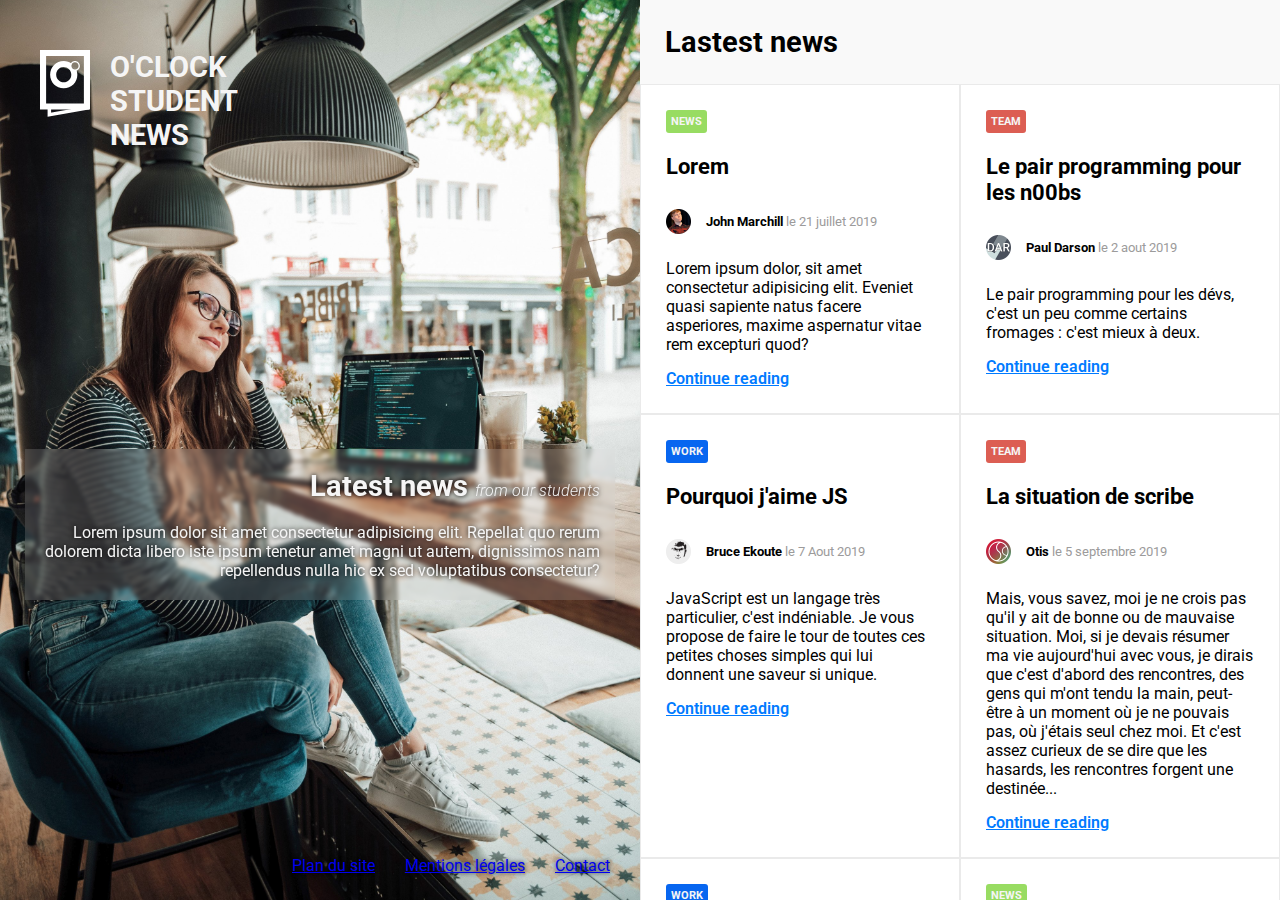
<file: index.html>
<!DOCTYPE html>
<html lang="fr">
  <head>
    <meta charset="UTF-8" />
    <meta http-equiv="X-UA-Compatible" content="IE=edge" />
    <meta name="viewport" content="width=device-width, initial-scale=1.0" />
    <link rel="stylesheet" href="style.css" />
    <title>oNews</title>
  </head>

  <body>
    <section id="nicole" class="section1">
      <div class="logo">
        <img src="images/onews.svg" alt="logo" />
        <h1 class="titre_page1">
          <span>O'clock</span>
          <span>student</span>
          <span>news</span>
        </h1>
      </div>
      <article class="news">
        <h2>Latest news <span>from our students</span></h2>
        <p class="artnew">
          Lorem ipsum dolor sit amet consectetur adipisicing elit. Repellat quo
          rerum dolorem dicta libero iste ipsum tenetur amet magni ut autem,
          dignissimos nam repellendus nulla hic ex sed voluptatibus consectetur?
        </p>
      </article>
      <footer>
        <nav>
          <ul>
            <li><a href="#">Plan du site</a></li>
            <li><a href="#">Mentions légales</a></li>
            <li><a href="contact.html">Contact</a></li>
          </ul>
        </nav>
      </footer>
    </section>

    <section id="section2" class="section2">
      <header>
        <h1>Lastest news</h1>
      </header>

      <div class="page2">
        <article class="article">
          <div id="news">News</div>
          <h2>Lorem</h2>
          <div class="pseudo">
            <img src="images/icon-john.png" alt="John" />
            <p>John Marchill <span>le 21 juillet 2019</span></p>
          </div>
          <p>
            Lorem ipsum dolor, sit amet consectetur adipisicing elit. Eveniet
            quasi sapiente natus facere asperiores, maxime aspernatur vitae rem
            excepturi quod?
          </p>
          <a href="#"> Continue reading</a>
        </article>

        <article class="article">
          <div id="team">team</div>
          <h2>Le pair programming pour les n00bs</h2>
          <div class="pseudo">
            <img src="images/icon-dar.png" alt="paul" />
            <p>Paul Darson <span>le 2 aout 2019</span></p>
          </div>
          <p>
            Le pair programming pour les dévs, c'est un peu comme certains
            fromages : c'est mieux à deux.
          </p>
          <a href="#"> Continue reading</a>
        </article>

        <article class="article">
          <div id="work">work</div>
          <h2>Pourquoi j'aime JS</h2>
          <div class="pseudo">
            <img src="images/icon-ohz.png" alt="bruce" />
            <p>Bruce Ekoute <span>le 7 Aout 2019</span></p>
          </div>
          <p>
            JavaScript est un langage très particulier, c'est indéniable. Je
            vous propose de faire le tour de toutes ces petites choses simples
            qui lui donnent une saveur si unique.
          </p>
          <a href="#"> Continue reading</a>
        </article>

        <article class="article">
          <div id="team">team</div>
          <h2>La situation de scribe</h2>
          <div class="pseudo">
            <img src="images/icon-spr.png" alt="otis" />
            <p>Otis <span>le 5 septembre 2019</span></p>
          </div>
          <p>
            Mais, vous savez, moi je ne crois pas qu'il y ait de bonne ou de
            mauvaise situation. Moi, si je devais résumer ma vie aujourd'hui
            avec vous, je dirais que c'est d'abord des rencontres, des gens qui
            m'ont tendu la main, peut-être à un moment où je ne pouvais pas, où
            j'étais seul chez moi. Et c'est assez curieux de se dire que les
            hasards, les rencontres forgent une destinée...
          </p>
          <a href="#"> Continue reading</a>
        </article>

        <article class="article">
          <div id="work">work</div>
          <h2>Le travail : pourquoi ce n'est jamais naturel ?</h2>
          <div class="pseudo">
            <img src="images/icon-tre.png" alt="eperon" />
            <p>Trouveur d'Eperon de Wyverne <span>le 6 septembre 2019</span></p>
          </div>
          <p>
            Le terme "travail" vient du latin "trepalium" qui signifie
            "torture". Voilà, je vous laisse avec ça.
          </p>
          <a href="#"> Continue reading</a>
        </article>

        <article class="article">
          <div id="news">news</div>
          <h2>Les chats augmentent la longévité</h2>
          <div class="pseudo">
            <img src="images/icon-tr.png" alt="eperon" />
            <p>Rincevent <span>le 27 Septembre 2019</span></p>
          </div>
          <p>
            Jusqu'à un certain nombre. Au delà de 28 chats, les scientifiques
            semblent quelque peu sceptiques. Surtout sur l'aspect budgétaire...
          </p>
          <a href="#"> Continue reading</a>
        </article>
      </div>
    </section>
  </body>
</html>
</file>
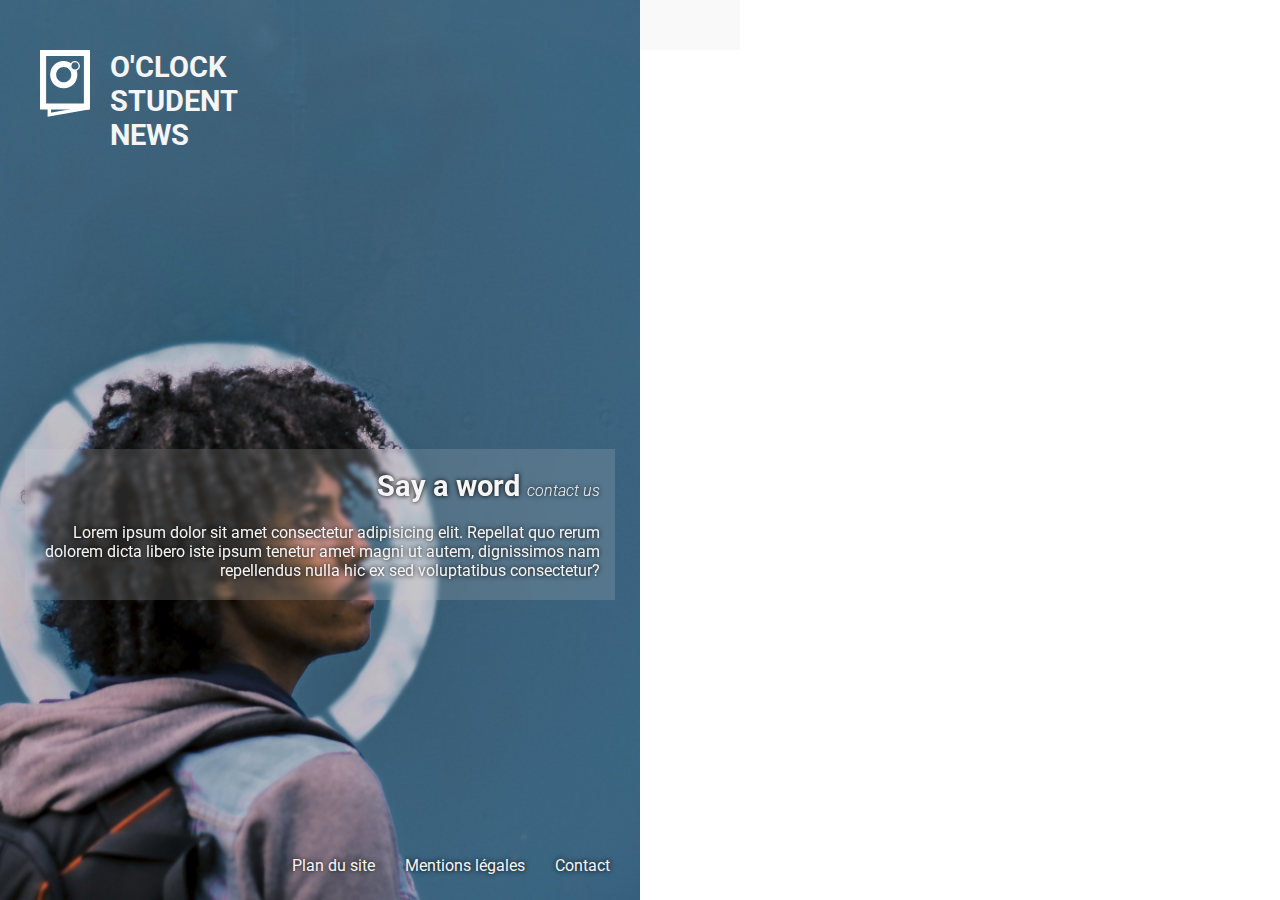
<file: contact.html>
<!DOCTYPE html>
<html lang="fr">
  <head>
    <meta charset="UTF-8" />
    <meta http-equiv="X-UA-Compatible" content="IE=edge" />
    <meta name="viewport" content="width=device-width, initial-scale=1.0" />
    <link rel="stylesheet" href="style.css" />
    <title>Contact Us</title>
  </head>

  <body>
    <section id="gabriel" class="section1">
      <div class="logo">
        <img src="images/onews.svg" alt="logo" />
        <h1 class="titre_page1">
          <span>O'clock</span>
          <span>student</span>
          <span>news</span>
        </h1>
      </div>
      <article class="news">
        <h2>Say a word <span>contact us</span></h2>
        <p class="artnew">
          Lorem ipsum dolor sit amet consectetur adipisicing elit. Repellat quo
          rerum dolorem dicta libero iste ipsum tenetur amet magni ut autem,
          dignissimos nam repellendus nulla hic ex sed voluptatibus consectetur?
        </p>
      </article>
      <nav>
        <ul>
          <li>Plan du site</li>
          <li>Mentions légales</li>
          <li>Contact</li>
        </ul>
      </nav>
    </section>

    <section id="contact" class="contact">
      <header>
        <h1></h1>
      </header>
      <form action=""></form>
    </section>
  </body>
</html>
</file>
<file: style.css>
@import url("https://fonts.googleapis.com/css2?family=Oswald:wght@200..700&family=Raleway:ital,wght@0,100..900;1,100..900&family=Roboto:ital,wght@0,100;0,300;0,400;0,500;0,700;0,900;1,100;1,300;1,400;1,500;1,700;1,900&display=swap");

:root {
  --color-Liens-article: #007bff;
  --color-Liens-article-survol: #0056b3;
  --color-fond-header: #f9f9f9;
  --color-bordure-article: #eaeaea;
  --color-WORK: #0766f0;
  --color-TEAM: #dc5e53;
  --color-NEWS: #98dc62;
}

* {
  margin: 0;
  padding: 0;
  font-family: Roboto, sans-serif;
  list-style: none;
}

body {
  display: flex;
  width: 100%;
  height: 100vh;
}

#nicole {
  background: url(images/nicole.jpg) no-repeat;
  background-size: cover;
  background-color: grey;
  background-position: center;
  height: 100%;
  width: 50%;
  display: flex;
  flex-direction: column;
  justify-content: space-between;
  color: whitesmoke;
}

#gabriel {
  background: url(images/gabriel.jpg) no-repeat;
  background-size: cover;
  background-color: grey;
  background-position: center;
  height: 100%;
  width: 50%;
  display: flex;
  flex-direction: column;
  justify-content: space-between;
  color: whitesmoke;
}

.logo img {
  width: 50px;
  padding-right: 20px;
}

.logo {
  display: flex;
  align-items: flex-start;
  padding: 40px;
  margin-top: 10px;
}

.titre_page1 {
  display: flex;
  flex-direction: column;
  font-size: 1.8rem;
  text-transform: uppercase;
}

.news {
  background-color: #d6d6d62c;
  backdrop-filter: blur(2px);
  text-align: right;
  align-self: center;
  padding: 20px 15px;
  text-shadow: 0 0 5px black;
  margin: 25px;
}

.news h2 {
  margin-bottom: 20px;
  font-size: 1.8rem;
}

.news h2 span {
  font-weight: 300;
  font-style: italic;
  font-size: 16px;
}

nav ul {
  display: flex;
  justify-content: end;
  gap: 30px;
  margin: 0 30px 25px 0;
  text-shadow: 0px 0px 5px black;
}

.section2 {
  width: 50%;
  height: 100%;
  overflow-y: scroll;
}

header {
  padding: 25px;
  background-color: var(--color-fond-header);
  position: sticky;
  width: 100%;
}

header h1 {
  font-size: 1.8rem;
}

.page2 {
  display: flex;
  flex-wrap: wrap;
}

.article {
  box-sizing: border-box;
  width: 50%;
  border: 1px solid var(--color-bordure-article);
  text-align: left;
  padding: 25px;
}

.article h2 {
  font-size: 1.4rem;
  margin: 20px 0;
}

.pseudo {
  display: flex;
  align-items: center;
}

.pseudo img {
  width: 25px;
  height: 25px;
  margin-right: 15px;
}

.pseudo p {
  font-size: 0.8rem;
  font-weight: bold;
}

.pseudo p span {
  color: #9c9b9b;
  font-weight: 400;
}

.article p {
  margin: 15px 0;
}

.article a {
  color: var(--color-Liens-article);
  font-weight: 600;
}

.article a:hover {
  color: var(--color-Liens-article-survol);
}

#news,
#team,
#work {
  color: whitesmoke;
  display: inline-block;
  text-transform: uppercase;
  font-size: 0.7rem;
  font-weight: bold;
  padding: 5px;
  border-radius: 3px;
}

#news {
  background-color: var(--color-NEWS);
}

#team {
  background-color: var(--color-TEAM);
}

#work {
  background-color: var(--color-WORK);
}
</file>
